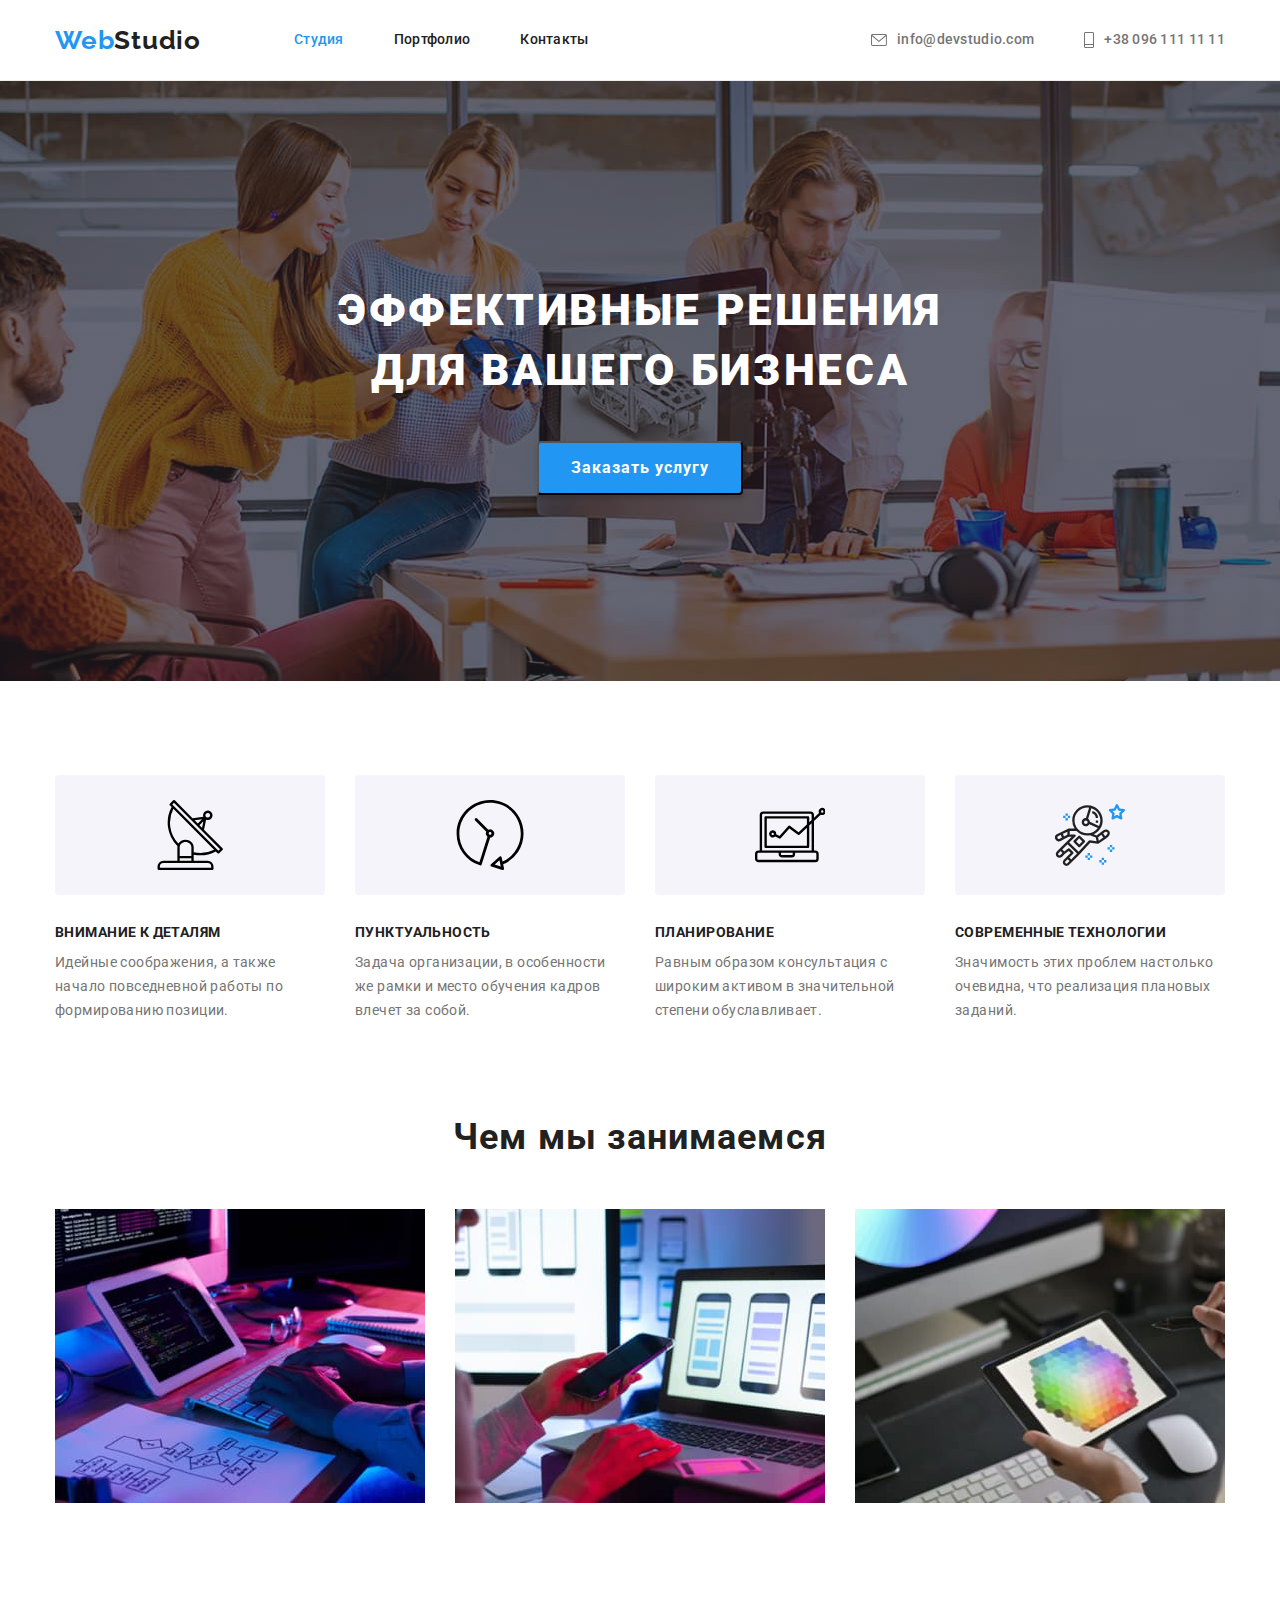
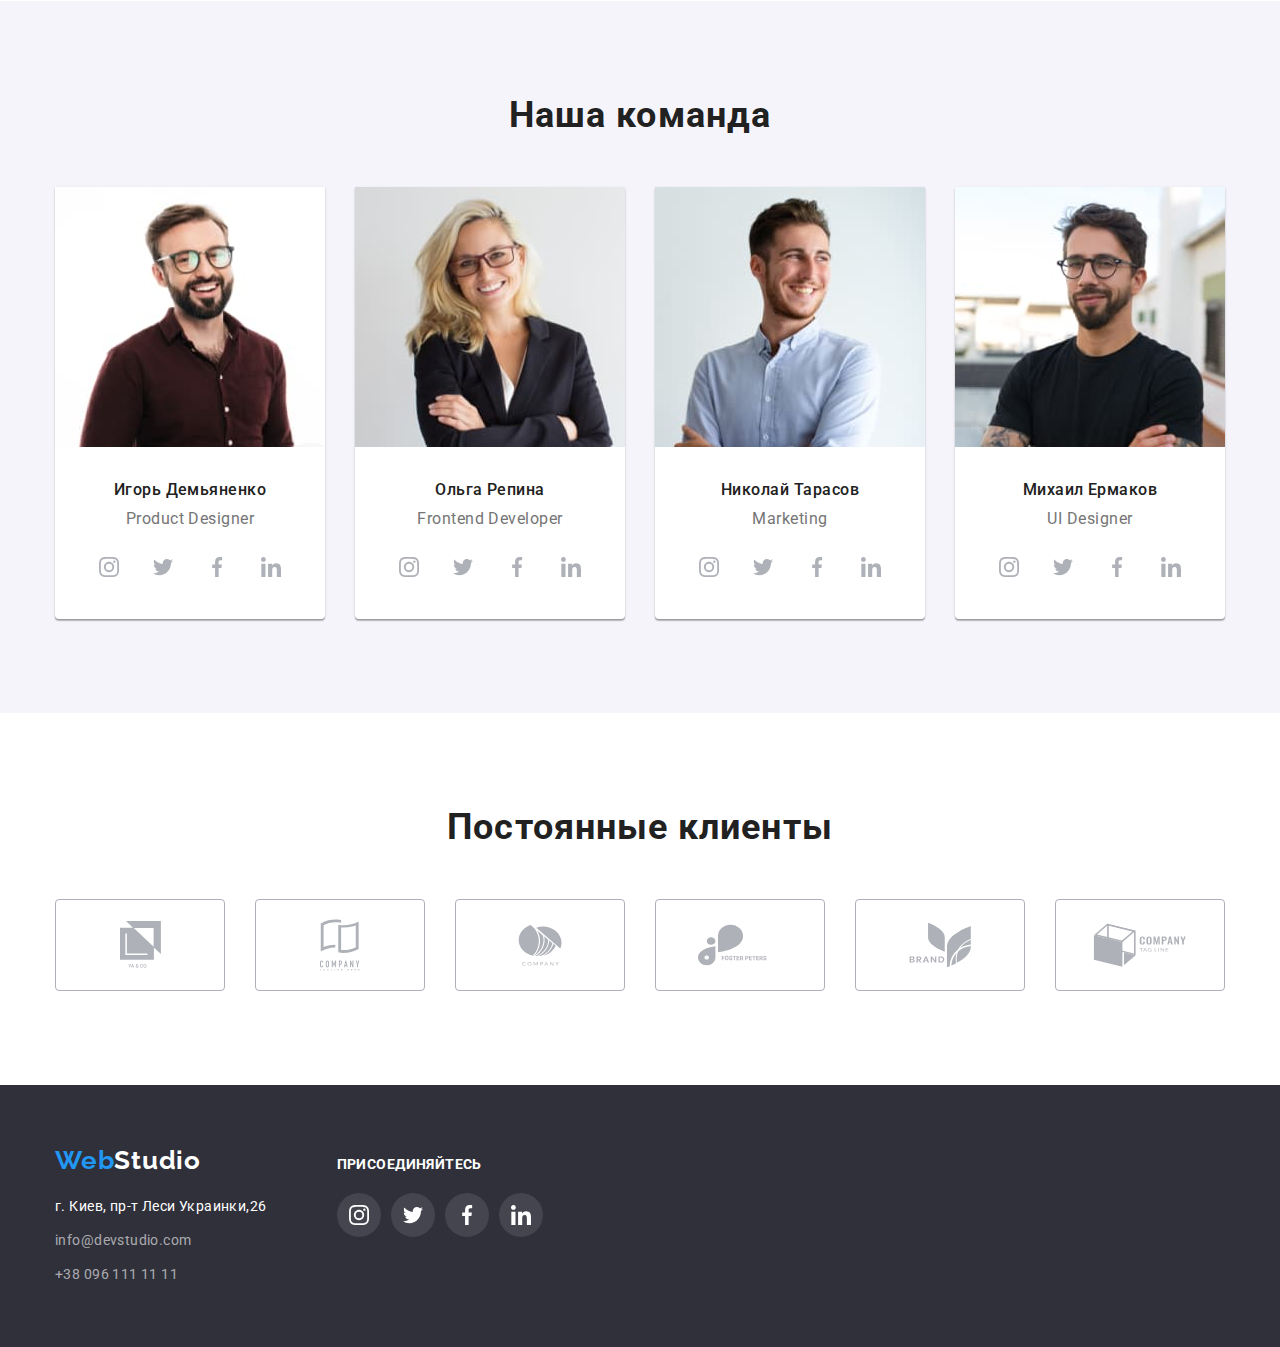
<file: index.html>
<!DOCTYPE html>
<html lang="ru">
<head>
   <meta charset="UTF-8">
   <meta http-equiv="X-UA-Compatible" content="IE=edge">
   <meta name="viewport" content="width=device-width, initial-scale=1.0">
   <title>Homework</title>

<link href="https://fonts.googleapis.com/css2?family=Raleway:wght@700&family=Roboto:wght@400;500;700;900&display=swap"
   rel="stylesheet">

   <link rel="stylesheet" href="https://cdnjs.cloudflare.com/ajax/libs/modern-normalize/1.1.0/modern-normalize.min.css">
   
   <link rel="stylesheet" href="./css/styles.css">
</head>
<body>
   <header class="page-header">

      <nav class="container main-nav">

      <a href="./index.html" class="logo" lang="en">Web<span class="logo-accent">Studio</span></a>

      <ul class="site-nav list">
         <li class="item"><a href="" class="link current">Студия</a></li>
         <li class="item"><a href="./portfolio.html" class="link">Портфолио</a></li>
         <li class="item"><a href="" class="link">Контакты</a></li>
      </ul>
      
      <ul class="contacts list">
      
         <li class="item">
         <a href="mailto:info@devstudio.com" class="link"> 
           <svg class="envelope-icon" width="16" height="12">
         <use href="./imagesforhomwork/sprite.svg#icon-envelope"></use>
            </svg>info@devstudio.com</a>
         </li>
          
         <li class="item">
          <a href="tel:+380961111111" class="link">
            <svg class="celephone-icon" width="10" height="16">
         <use href="./imagesforhomwork/sprite.svg#icon-celephone"></use>
           </svg>+38 096 111 11 11</a>
      </li>
      </ul>
      </nav>
      
   </header>
   <main>
      <!--Герой--> 
  <section class="hero">
     <div class="container">
         <h1 class="hero-title">Эффективные решения <br/> для вашего бизнеса</h1>
       <button  type="button" class="button primary">Заказать услугу</button>
      </div>  
  </section>  
   <!-- Наши преимущества -->
<section class="section ">
   <div class="container ">
   <!-- <h2 class="section-title"> Наши преимущества</h2> -->
   <ul class="features-list list">
     <li class="item "> 
        <div class="icon-features">
        <svg class="plane-icon" width="70" height="70">
           <use href="./imagesforhomwork/sprite.svg#icon-plane" ></use>
        </svg>
      </div>
      <h3 class="title">Внимание к деталям</h3>
<p class="text">Идейные соображения, а также начало повседневной работы по формированию позиции.</p>
   </li>
     <li class="item "> 
        <div class="icon-features">
        <svg class="clock-icon" width="70" height="70">
          <use href="./imagesforhomwork/sprite.svg#icon-clock2"></use>
        </svg>
      </div>
    <h3 class="title">Пунктуальность</h3>
<p class="text">Задача организации, в особенности же рамки и место обучения кадров влечет за собой. </p>
   </li>
      <li class="item "> 
          <div class="icon-features">
         <svg class="computer-icon" width="70" height="70">
          <use href="./imagesforhomwork/sprite.svg#icon-computer3"></use>
         </svg>
         </div>
       <h3 class="title">Планирование</h3>
<p class="text">Равным образом консультация с широким активом в значительной степени обуславливает.</p>
   </li>
<li class="item ">
       <div class="icon-features">
        <svg class="astronaut-icon" width="70" height="70">
           <use href="./imagesforhomwork/sprite.svg#icon-astronaut-1"></use>
        </svg>
      </div>
   <h3 class="title">Современные технологии</h3>
<p class="text">Значимость этих проблем настолько очевидна, что реализация плановых заданий.</p>
</li>
   </ul>
   </div>
   </section>
   <!-- Чем мы занимаемся -->
   <section class="section-work">
      <div class="container">
      <h3 class="section-job">Чем мы занимаемся</h3>
      <ul class="job-list list">
         <li class="item"> <img src="./imagesforhomwork/photo1.jpg" alt="Верстка дизайна сайта на компьютере" width="370"/>
         </li>
         <li class="item"> <img src="./imagesforhomwork/photo-2.jpg" alt="Разработка мобильных предложений на компьютере" width="370"/></li>
         <li class="item"> <img src="./imagesforhomwork/photo-3.jpg" alt="Работа с палитрой на планшете" width="370"/></li>
      </ul>
      </div>
   </section>
   <!-- Наша команда -->
   <section class="section-team">
      <div class="container">
      <h2 class="section-comand">Наша команда</h2>
      <ul class="comands-list list">
          <li class="item"> <img src="./imagesforhomwork/img-4.jpg" alt="Игорь Демьяненко Работник 1" width="270"/>

     <div class="occupation">
       <h3 class="title">Игорь Демьяненко</h3>
      <p class="text">Product Designer</p></div>

      <ul class="social-list list">
         <li >
            <a href="#" class="area-icon">
               <svg class="social-link" width="20" height="20">
                <use href="./imagesforhomwork/sprite.svg#icon-instagram-1"></use>
            </svg>
            </a>
      
         </li>
         <li >
            <a href="#" class="area-icon" >
               <svg class="social-link" width="20" height="20" >
                  <use href="./imagesforhomwork/sprite.svg#icon-twitter-1"></use>
               </svg>
               </a>
         
         </li>
         <li >
            <a href="#" class="area-icon">
               <svg class="social-link" width="20" height="20">
                <use href="./imagesforhomwork/sprite.svg#icon-facebook-1"></use>
            </svg>
            </a>
        
         </li>
         <li >
            <a href="#" class="area-icon">
             <svg class="social-link" width="20" height="20">
              <use href="./imagesforhomwork/sprite.svg#icon-linkedin-1"></use>
            </svg>
           </a>
       
         </li>
      </ul>
</li>
<li class="item">
   <img src="./imagesforhomwork/img-7.jpg" alt="Ольга Репина Работник 2" width="270"/>

     <div class="occupation"> 
      <h3 class="title" >Ольга Репина</h3>
      <p class=" text">Frontend Developer</p></div>
     <ul class="social-list list">
         <li >
            <a href="#" class="area-icon">
               <svg class="social-link" width="20" height="20">
                <use href="./imagesforhomwork/sprite.svg#icon-instagram-1"></use>
            </svg>
            </a>
      
         </li>
         <li >
            <a href="#" class="area-icon" >
               <svg class="social-link" width="20" height="20" >
                  <use href="./imagesforhomwork/sprite.svg#icon-twitter-1"></use>
               </svg>
               </a>
         
         </li>
         <li >
            <a href="#" class="area-icon">
               <svg class="social-link" width="20" height="20">
                <use href="./imagesforhomwork/sprite.svg#icon-facebook-1"></use>
            </svg>
            </a>
        
         </li>
         <li >
            <a href="#" class="area-icon">
             <svg class="social-link" width="20" height="20">
              <use href="./imagesforhomwork/sprite.svg#icon-linkedin-1"></use>
            </svg>
           </a>
       
         </li>
      </ul>
</li>
<li class="item">
   <img src="./imagesforhomwork/img-5.jpg" alt="Николай Тарасов Работник 3" width="270"/>

      <div class="occupation">
       <h3 class="title">Николай Тарасов</h3>
      <p class=" text">Marketing</p></div>
     <ul class="social-list list">
         <li >
            <a href="#" class="area-icon">
               <svg class="social-link" width="20" height="20">
                <use href="./imagesforhomwork/sprite.svg#icon-instagram-1"></use>
            </svg>
            </a>
      
         </li>
         <li >
            <a href="#" class="area-icon" >
               <svg class="social-link" width="20" height="20" >
                  <use href="./imagesforhomwork/sprite.svg#icon-twitter-1"></use>
               </svg>
               </a>
         
         </li>
         <li >
            <a href="#" class="area-icon">
               <svg class="social-link" width="20" height="20">
                <use href="./imagesforhomwork/sprite.svg#icon-facebook-1"></use>
            </svg>
            </a>
        
         </li>
         <li >
            <a href="#" class="area-icon">
             <svg class="social-link" width="20" height="20">
              <use href="./imagesforhomwork/sprite.svg#icon-linkedin-1"></use>
            </svg>
           </a>
       
         </li>
      </ul>
</li>
<li class="item">
  <img src="./imagesforhomwork/img-6.jpg" alt="Михаил Ермаков Работник 4" width="270"/>
      <div class="occupation">
       <h3 class="title">Михаил Ермаков</h3>
      <p class=" text">UI Designer</p></div>
    <ul class="social-list list">
         <li >
            <a href="#" class="area-icon">
               <svg class="social-link" width="20" height="20">
                <use href="./imagesforhomwork/sprite.svg#icon-instagram-1"></use>
            </svg>
            </a>
      
         </li>
         <li >
            <a href="#" class="area-icon" >
               <svg class="social-link" width="20" height="20" >
                  <use href="./imagesforhomwork/sprite.svg#icon-twitter-1"></use>
               </svg>
               </a>
         
         </li>
         <li >
            <a href="#" class="area-icon">
               <svg class="social-link" width="20" height="20">
                <use href="./imagesforhomwork/sprite.svg#icon-facebook-1"></use>
            </svg>
            </a>
        
         </li>
         <li >
            <a href="#" class="area-icon">
             <svg class="social-link" width="20" height="20">
              <use href="./imagesforhomwork/sprite.svg#icon-linkedin-1"></use>
            </svg>
           </a>
       
         </li>
      </ul>
</li>
 </ul>
</div>
 </section>
 <!-- Постоянные клиенты -->
 <section class="section">
    <div class="container ">
       <h2 class="section-clients">Постоянные клиенты</h2>

       <ul class="constant-clients list">
      
      <li class="item"><a href="#" class="link">
          <svg class="icon one" width="41" height="47">
             <use href="./imagesforhomwork/sprite.svg#icon-ya--co"></use>
          </svg>
       </a></li>

      <li class="item"><a href="#" class="link">
           <svg class="icon two" width="40" height="52">
             <use href="./imagesforhomwork/sprite.svg#icon-company-tag-line-here"></use>
            </svg>
            </a></li>

       <li class="item"><a href="#" class="link">
          <svg class="icon three" width="44" height="42">
             <use href="./imagesforhomwork/sprite.svg#icon-company"></use>
          </svg>
       </a></li>

       <li class="item"><a href="#" class="link">
          <svg class="icon four" width="85" height="42">
             <use href="./imagesforhomwork/sprite.svg#icon-foster-peters"></use>
          </svg>
       </a></li>

       <li class="item"><a href="#" class="link">
          <svg class="icon five" width="63" height="46">
             <use href="./imagesforhomwork/sprite.svg#icon-brand"></use>
          </svg>
       </a></li>

       <li class="item"><a href="#" class="link">
          <svg class="icon six" width="94" height="44">
             <use href="./imagesforhomwork/sprite.svg#icon-company-tag-line"></use>
          </svg>
       </a></li>
      </ul>
    </div>
 </section>
</main> 
<!-- адресс -->
<footer class="footer ">
   <!-- адресс -->
   <div class="container ">

<div class="navigation">

<div class="footer-main">
  <a href="./index.html" lang="en" class=" logo">Web<span class=" footer-studio ">Studio</span></a>
   <p class="text">г. Киев, пр-т Леси Украинки,26 </p>


   <address class="address ">
      <ul class="list">
         <li class="item"><a href="mailto:info@devstudio.com" class="link">info@devstudio.com</a></li>
         <li class="item"><a href="tel:+380961111111" class="link"> +38 096 111 11 11 </a></li>
      </ul>    
</address>
</div>
<div class="footer-secondary">
   <b class="footer-links">присоединяйтесь</b>
   <ul class="footer-list list">
      <li class="item">
         <a href="#" class="footer-icon">
            <svg class="footer-link" width="20" height="20">
               <use href="./imagesforhomwork/sprite.svg#icon-instagram-1"></use>
            </svg>
         </a>

      </li>
      <li class="item">
         <a href="#" class="footer-icon">
            <svg class="footer-link" width="20" height="20">
               <use href="./imagesforhomwork/sprite.svg#icon-twitter-1"></use>
            </svg>
         </a>

      </li>
      <li class="item">
         <a href="#" class="footer-icon">
            <svg class="footer-link" width="20" height="20">
               <use href="./imagesforhomwork/sprite.svg#icon-facebook-1"></use>
            </svg>
         </a>

      </li>
      <li class="item">
         <a href="#" class="footer-icon">
            <svg class="footer-link" width="20" height="20">
               <use href="./imagesforhomwork/sprite.svg#icon-linkedin-1"></use>
            </svg>
         </a>

      </li>
   </ul>

</div>

</div>

   </div>
</footer>
</body>
</html>
</file>
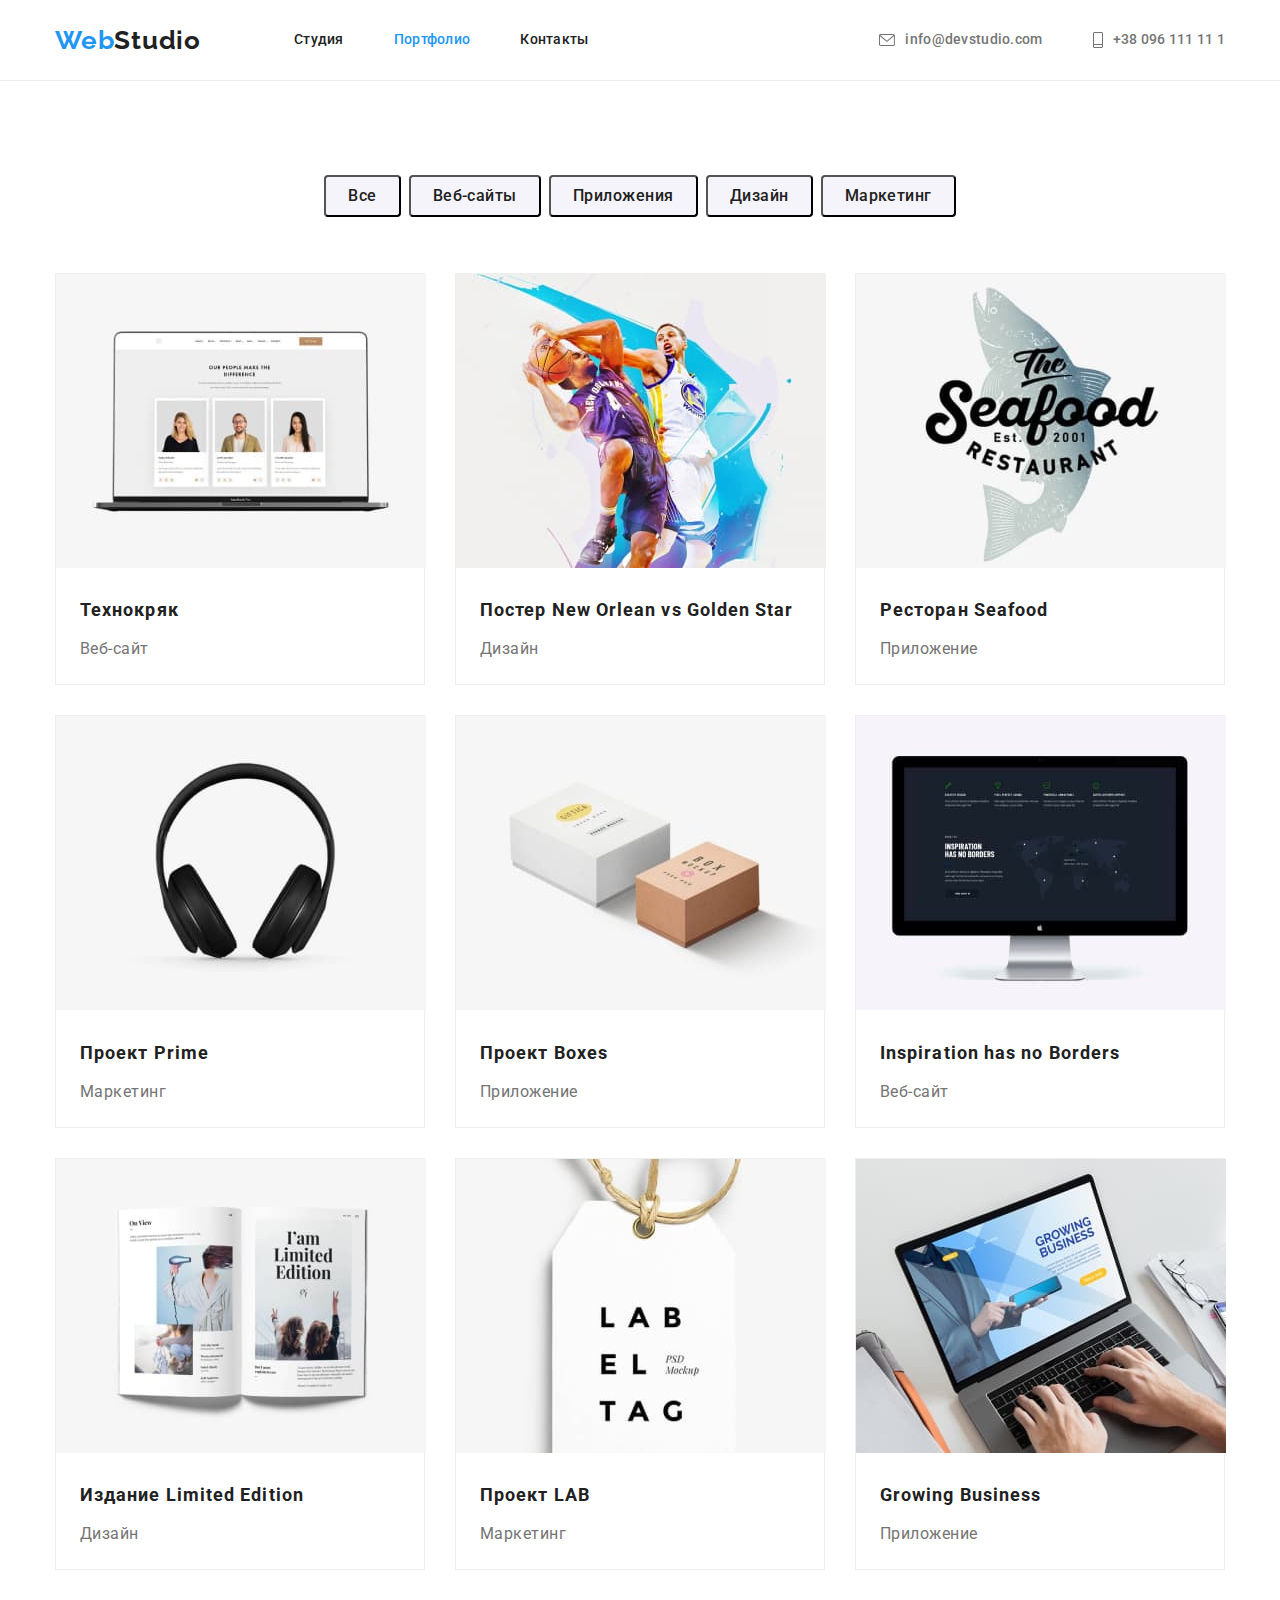
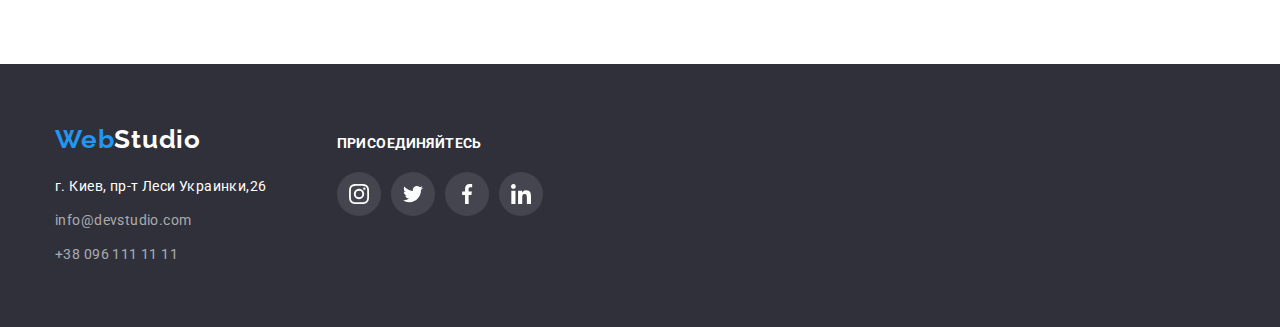
<file: portfolio.html>
<!DOCTYPE html>
<html lang="en">
<head>
   <meta charset="UTF-8">
   <meta http-equiv="X-UA-Compatible" content="IE=edge">
   <meta name="viewport" content="width=device-width, initial-scale=1.0">
   <title>Document</title>

   <link href="https://fonts.googleapis.com/css2?family=Raleway:wght@700&family=Roboto:wght@400;500;700;900&display=swap"
      rel="stylesheet">

      <link rel="stylesheet" href="https://cdnjs.cloudflare.com/ajax/libs/modern-normalize/1.1.0/modern-normalize.min.css">

<link rel="stylesheet" href="./css/styles.css">
</head>
<body>
<header class="page-header">

   <nav class="container main-nav" >

      <a href="./index.html" class="logo" lang="en">Web<span class="logo-accent">Studio</span></a>

      <ul class="site-nav list">
         <li class="item"><a href="./index.html" class="link">Студия</a></li>
         <li class="item"><a href="" class="link current">Портфолио</a></li>
         <li class="item"><a href="" class="link">Контакты</a></li>
      </ul>
      
      <ul class="contacts list">
         
         <li class="item">
          <a href="mailto:info@devstudio.com" class="link">
          <svg class="envelope-icon" width="16" height="12">
            <use href="./imagesforhomwork/sprite.svg#icon-envelope"></use>
            </svg>info@devstudio.com</a>
         </li>
         
         <li class="item"> 
          <a href="tel:+380961111111" class="link">
          <svg class="celephone-icon" width="10" height="16">
            <use href="./imagesforhomwork/sprite.svg#icon-celephone"></use>
         </svg>+38 096 111 11 1</a>
          </li>
      </ul>
      </nav>
</header>
<main>
   <section class="section" >
      <div class="container">
      <!-- <h1 class="portfolio">Портфолио</h1> -->

      <ul class=" portfolio-list list ">
         <li class="item">
    <button type="button" class="button secondary">Все</button>
         </li>
         <li class="item">
    <button type="button" class="button secondary">Веб-сайты</button>
         </li>
         <li class="item">
   <button type="button" class="button secondary">Приложения</button>
         </li>
         <li class="item">
   <button type="button" class="button secondary">Дизайн</button>
         </li>
         <li class="item">
   <button type="button" class="button secondary">Маркетинг</button>
         </li>
      </ul>

      
      <ul class="portfolio-proects list">
         <li class="item"> 
            <img src="./imagesforhomwork/portfolio-1.jpg" alt="Веб-сайт технокряк" width="370">

            <div class="description">
               <h2  class="title">Технокряк</h2>
              <p class="text">Веб-сайт</p></div>
         </li>
         <li class="item"> 
            <img src="./imagesforhomwork/portfolio-2.jpg" alt="Постер двоих баскетболистов с New Orlean vs Golden Star" width="370">

            <div class="description">
               <h2 class="title">Постер New Orlean vs Golden Star</h2>
            <p class="text">Дизайн</p></div>
         </li>
         <li class="item"> 
            <img src="./imagesforhomwork/portfolio-3.jpg" alt="Логотип ресторана Seafood с рыбой в центре и надписью посередине" width="370">

            <div class="description">
               <h2 class="title">Ресторан Seafood</h2>
            <p class="text">Приложение</p></div>
         </li>
         <li class="item"> 
            <img src="./imagesforhomwork/portfolio-4.jpg" alt="Наушники" width="370">

            <div class="description">
               <h2 class="title">Проект Prime</h2>
            <p class="text">Маркетинг</p></div>
         </li>
         <li class="item"> 
            <img src="./imagesforhomwork/portfolio-5.jpg" alt="Постер  двух коробок проекта Boxes" width="370">

            <div class="description">
            <h2 class="title">Проект Boxes</h2>
            <p class="text">Приложение</p></div>
         </li>
         <li class="item"> 
            <img src="./imagesforhomwork/portfolio-6.jpg" alt="Изображение главной страницы сайта Inspiration has no borders" width="370">

            <div class="description">
               <h2 class="title">Inspiration has no Borders</h2>
            <p class="text">Веб-сайт</p></div>
         </li>
         <li class="item"> 
            <img src="./imagesforhomwork/portfolio-7.jpg" alt="Фото журнала издания Limited Edition" width="370">

            <div class="description">
               <h2 class="title">Издание Limited Edition</h2>
            <p class="text">Дизайн</p></div>
         </li>
         <li class="item"> 
            <img src="./imagesforhomwork/portfolio-8.jpg" alt="Фото етикетки проекта Lab" width="370">

            <div class="description">
               <h2 class="title">Проект LAB</h2>
            <p class="text">Маркетинг</p></div>
         </li>
         <li class="item"> 
            <img src="./imagesforhomwork/portfolio-9.jpg" alt="Фото главной страницы сайта Growing business" width="370">

            <div class="description">
               <h2 class="title">Growing Business</h2>
            <p class="text">Приложение</p></div>
         </li>
      </ul>
      </div>
   </section>

</main>
<footer class="footer">
   <div class="container">

<div class="navigation">

<div class="footer-main">
      <a href="./index.html" lang="en" class=" logo">Web<span class=" footer-studio ">Studio</span></a>
      <p class="text">г. Киев, пр-т Леси Украинки,26 </p>


      <address class="address ">
         <ul class="list">
            <li class="item"><a href="mailto:info@devstudio.com" class="link">info@devstudio.com</a></li>
            <li class="item"><a href="tel:+380961111111" class="link"> +38 096 111 11 11 </a></li>
         </ul>
      </address>
</div>
<div class="footer-secondary">
      <b class="footer-links">присоединяйтесь</b>
      <ul class="footer-list list">
         <li class="item">
            <a href="#" class="footer-icon">
               <svg class="footer-link" width="20" height="20">
                  <use href="./imagesforhomwork/sprite.svg#icon-instagram-1"></use>
               </svg>
            </a>

         </li>
         <li class="item">
            <a href="#" class="footer-icon">
               <svg class="footer-link" width="20" height="20">
                  <use href="./imagesforhomwork/sprite.svg#icon-twitter-1"></use>
               </svg>
            </a>

         </li>
         <li class="item">
            <a href="#" class="footer-icon">
               <svg class="footer-link" width="20" height="20">
                  <use href="./imagesforhomwork/sprite.svg#icon-facebook-1"></use>
               </svg>
            </a>

         </li>
         <li class="item">
            <a href="#" class="footer-icon">
               <svg class="footer-link" width="20" height="20">
                  <use href="./imagesforhomwork/sprite.svg#icon-linkedin-1"></use>
               </svg>
            </a>

         </li>
      </ul>

</div>

</div>

   </div>
</footer>
</body>
</html>
</file>
<file: css/styles.css>
/* primary text color #757575 */

/* second-text-color :#212121   */

/* accent-text-color :#2196F3 */

/* accent-text-color-hero :#FFFFFF 

rbga ( 255,255,255,0.6) -color for text adres footer*/

/* back-round color #FFFFFF */
/* back-round color for footer and hero #2F303A  */

/* back-round color for main" portfolio" and section adventeges and "what we do"#E5E5E5*/

/* back-round color for section our team #F5F4FA */

html{
   box-sizing: border-box;
}
*,
*::before
*::after{
   box-sizing: inherit;
}

:root{
   --primary-text-color :#757575;
   --second-text-color: #212121;
   --accent-text-color: #2196F3;
   --accent-text-color-white: #FFFFFF;
   --footer-text-color:#FFFFFF99;
   --back-round-color:#FFFFFF;
   --back-round-color-footer-hero:#2F303A;
   --back-round-color-section:#E5E5E5;
   --back-round-color-team:#F5F4FA;
   --color-icon:#AFB1B8;
   --color-footer-icon-area:rgba(255, 255, 255, 0.1);
   --color-shadow-proects:rgba(0, 0, 0, 0.16);
}
body{background-color:var(--back-round-color) ;
   color:var(--primary-text-color);
   font-family: Roboto,
      Oxygen,
      Ubuntu,
      Cantarell,
      'Open Sans',
      'Helvetica Neue',
      sans-serif;
      font-weight: 400;
      font-style: normal;
}

/* container */
.container{
   
   width: 1200px;
      padding-left: 15px;
      padding-right: 15px;
      margin-left:  auto;
      margin-right: auto;
      /* outline: 2px solid tomato; */
}

/* Header */
.list{
   padding: 0;
   margin: 0;
   list-style: none;
}

/* logo */
.page-header{
    border-bottom-width: 1px;
    border-bottom-style: solid;
    border-bottom-color: #ECECEC;

   /* padding-top: 94px;
      padding-bottom: 94px; */
   
   /* background-color: #cccc; */
}
.logo {
   color: var(--accent-text-color);
   font-family: 'Raleway', sans-serif;
   font-style: normal;
   font-weight: 700;
   font-size: 26px;
   line-height: 1.19;
   letter-spacing: 0.03em;
   text-decoration: none;
}

.logo-accent {
   color: var(--second-text-color);

}
/* main-nav */
.main-nav{
   display: flex;
   align-items: center;

}

/* site-nav */


.site-nav{
   display: flex;
   margin-left: 93px;
  
}
/* .site-nav .item{
   background-color: tomato;
   /* margin-right: 50px; }*/

 /* .site-nav .item:last-child{
    margin-right: 0;
 } */
  .site-nav .item:not(:last-child){
     margin-right: 50px;
  }

.site-nav .link{
   display: block;
   padding-top:32px ;
   padding-bottom :32px; ;
   color: var(--second-text-color);
   font-weight: 500;
   font-size: 14px;
   line-height: 1.14;
   letter-spacing: 0.02em;
   text-decoration: none;
} 
.site-nav .link:hover,
.site-nav .link:focus{
   color: var(--accent-text-color);
}
.site-nav .link.current{
   color: var(--accent-text-color);
}

/* contacts */

.contacts {
   display: flex;
   align-items: center;
   margin-left: auto;
   
}
.contacts .item:not(:last-child){
   margin-right: 50px;
}
.contacts .link{
   display: flex;
   align-items: center;
   padding-top: 32px;
   padding-bottom: 32px;
   color: var(--primary-text-color);
   font-weight: 500;
      font-size: 14px;
      line-height: 1.14;
      letter-spacing: 0.02em;
      text-decoration: none;
}
.contacts .link:hover,.link:focus{
   color: var(--accent-text-color);
}

/* envelope-icon */
.envelope-icon{
  fill: currentColor;
  margin-right: 10px;}

.envelope-icon:hover{
   fill: currentColor;}

/* celephone-icon */
.celephone-icon{
   fill: currentColor;
   margin-right: 10px;
}
.celephone-icon:hover{
   fill: currentColor;
}

/*  hero*/
.hero{
   height: 600px;
   max-width: 1600px;
   margin-left: auto;
   margin-right: auto;
   background-image: linear-gradient(to right, rgba(47, 48, 58, 0.4),rgba(47, 48, 58, 0.4)), url('../imagesforhomwork/herobaner.jpg');
   background-size: cover;
   background-repeat: no-repeat;
   background-position: center;
   background-color: var(--back-round-color-footer-hero);
   padding-top: 200px;
   padding-bottom: 200px;
   text-align: center;
}
.hero-title{
   margin-top: 0;
   margin-bottom: 40px;
   color: var(--accent-text-color-white);
   font-weight: 900;
   font-size: 44px;
   line-height: 1.36;
   /* or 136% */
   text-align: center;
   letter-spacing: 0.06em;
   text-transform: uppercase;
  
}

/* button */
.button.primary{
      letter-spacing: 0.06em;
      cursor: pointer;
      box-shadow: 0px 4px 4px rgba(0, 0, 0, 0.15);
      border-radius: 4px;
   padding-top: 10px;
   padding-bottom: 10px;
   padding-left: 32px;
   padding-right: 32px;
   background-color: var(--accent-text-color);
   color: var(--accent-text-color-white);
   font-family: inherit;
      font-weight: 700;
      font-size: 16px;
      line-height: 1.87;
      /* identical to box height, or 188% */
      
}
/* list button */
 .portfolio-list{
   margin-bottom: 56px;
    display: flex;
    justify-content: center;
    
 }
 .portfolio-list .item:not(:last-child){
    margin-right: 8px;
 }
 .portfolio-list .item:hover,:focus{
    box-shadow: 0 2px 2px 0 rgba(0, 0, 0, 0.12),0 1px 2px 0 rgba(0, 0, 0, 0.08),
   0 3px 1px 0 rgba(0, 0, 0, 0.1);
 }

 /* button secondary */

.button.secondary{
   
   padding: 6px 22px;
   border-radius: 4px;
   background-color: var(--back-round-color-team);
   color: var(--second-text-color);
   font-family: 'Roboto';
      font-style: normal;
      font-weight: 500;
      font-size: 16px;
      line-height: 1.62;
      /* identical to box height, or 162% */
      text-align: center;
      letter-spacing: 0.03em;
      
}
.button.secondary:hover,
.button.secondary:focus{
   background-color: var(--accent-text-color);
   color: var(--accent-text-color-white);
}


/* section */
.section{
   padding-top :94px; 
   padding-bottom: 94px;
}
/* section-title */
/* .section-title{
   margin-top: 0;
   margin-bottom: 0;
   text-align: center;
      color: var(--second-text-color);
      font-weight: 700;
      font-size: 14px;
      line-height: 1.1;
      letter-spacing: 0.03em;
      text-transform: uppercase; */
/* } */

/* features */
.features-list{
   display: flex;
   justify-content: center;
   }

   /* icon-features */
.icon-features{
   width: 270px;
   height: 120px;
   display: flex;
   justify-content: center;
   align-items: center;
   /* outline: 1px solid red; */
   background-color: var(--back-round-color-team);
   margin-bottom: 30px;
   border-radius: 4px;
}

  /* features-list .item */
.features-list .item{
      width: 270px;
      
   }
.features-list .item:not(:last-child){
   margin-right: 30px;
}
.features-list .title{
   margin-top: 0;
   margin-bottom: 10px;
      color: var(--second-text-color);
      font-weight: 700;
      font-size: 14px;
      line-height: 1.14;
      letter-spacing: 0.03em;
      text-transform: uppercase;
}
.features-list .text{
   margin-top: 0;
   margin-bottom: 0;
   color: var(--primary-text-color);
      font-weight: 400;
      font-size: 14px;
      line-height: 1.71;
      /* or 171% */
      letter-spacing: 0.03em;
}
/* what we do */
.section-work{
   padding-top: 0;
   padding-bottom: 94px;
}
.section-job{
   margin-top: 0;
   margin-bottom: 50px;
      color: var(--second-text-color);
      font-weight: 700;
      font-size: 36px;
      line-height: 1.16;
      text-align: center;
      letter-spacing: 0.03em;
}
/* job-list */
.job-list{
   display: flex;
  justify-content: center;
}

.job-list .item:not(:last-child){
   margin-right: 30px;
}

/* comands */
.section-team{
   padding-top: 94px;
   padding-bottom: 94px;
   background-color: var(--back-round-color-team);
}
.section-comand{
   margin-top: 0;
   margin-bottom: 50px;
    color: var(--second-text-color);
      font-weight: 700;
      font-size: 36px;
      line-height: 1.16;
      text-align: center;
      letter-spacing: 0.03em;
}
.comands-list{
   display: flex;
   justify-content: center;
   text-align: center;
   
}
.comands-list .item{
   background-color: var(--back-round-color);
      box-shadow: 0px 1px 3px rgba(0, 0, 0, 0.12), 0px 1px 1px rgba(0, 0, 0, 0.14), 0px 2px 1px rgba(0, 0, 0, 0.2);
      border-radius: 0px 0px 4px 4px;
}
.comands-list .item:not(:last-child){
   margin-right: 30px;
}
.occupation{
   padding-top: 30px ;
   padding-right: 30px;
   padding-left: 30px;
   padding-bottom: 0;
  
}
.comands-list .title{
    margin-top: 0;
       margin-bottom: 10px; 
      color: var(--second-text-color);
      font-weight: 500;
      font-size: 16px;
      line-height: 1.18;
      /* identical to box height */
      letter-spacing: 0.03em;
}
.comands-list .text{
    margin-top: 0;
   margin-bottom: 0; 
   color: var(--primary-text-color);
   font-weight: 400;
   font-size: 16px;
   line-height: 1.18;
   /* identical to box height */
   letter-spacing: 0.03em;
}


/* icon-command */
.social-list{
  display: flex;
  list-style: none;
  padding-left: 32px;
  padding-right: 32px;
  padding-bottom: 30px;
  margin-top: 16px;
  justify-content: space-between;
  
   }
 .area-icon{
      display: flex;
      justify-content: center;
      align-items: center;
      width: 44px;
      height: 44px;
      border-radius: 50% 50%;
      color: var(--color-icon);
      }
      
   .social-link{
   fill: currentColor;
   }
 
.area-icon:hover,
.area-icon:focus{
   color: var(--accent-text-color-white);
   background-color:  var(--accent-text-color);
}



/* section constant-clients */
.section-clients{
   margin-top: 0;
      margin-bottom: 50px;
      color: var(--second-text-color);
      font-weight: 700;
      font-size: 36px;
      line-height: 1.16;
      text-align: center;
      letter-spacing: 0.03em;
}
.constant-clients {
   display: flex;
   list-style: none;
   justify-content: center;
   width: 1170px;
}

/* constant-clients-item */
  .constant-clients .item{
     margin-right: 30px;
  }
  .constant-clients >.item:nth-child(6){
     margin-right:0;
   
}

/* constant clients link and icon */
.constant-clients .link{
      display: flex;
      justify-content: center;
      align-items: center;
      width: 170px;
      height: 92px;
      border: 1px solid var(--color-icon);
      border-radius: 4px;
      color: var(--color-icon);
} 

.constant-clients .icon:nth-child(-n + 6){
   fill: currentColor;
   }

.constant-clients .link:hover,
.constant-clients .link:focus{
   color: var(--accent-text-color);
   border-color: var(--accent-text-color);
}




/* footer */
.footer{
   padding-top: 60px;
   padding-bottom:60px ;
  background-color: var(--back-round-color-footer-hero);
}
.footer .text{
   margin-top: 20px;
   margin-bottom: 10px;
      color: var(--accent-text-color-white);
      font-weight: 400;
      font-size: 14px;
      line-height: 1.71;
      /* or 171% */
      letter-spacing: 0.03em;
      
}

/* footer logo */

 .logo {
   margin-top: 0;
   margin-bottom: 0;
   font-family: 'Raleway', sans-serif;
   font-style: normal;
   font-weight: 700;
   font-size: 26px;
   line-height: 1.19;
   letter-spacing: 0.03em;
   color: var(--accent-text-color);
}

.footer-studio {
   margin-top: 0;
   margin-bottom: 0;
   color: var(--accent-text-color-white);
}
 
.address .item:not(:last-child){
   margin-bottom: 10px;
}

.address .link{
      color: var(--footer-text-color);
      font-style: normal;
      font-weight: 400;
      font-size: 14px;
      line-height: 1.71;
      /* or 171% */
      letter-spacing: 0.03em;
      text-decoration: none;
}
.address .link:hover,.link:focus{
   color: var(--accent-text-color);
}

/* navigation */
.navigation{
   display: flex;
   align-items: baseline;
}

/* footer-main */
.footer-main{
   margin-right: 70px;
}

/* footer-links,footer-secondary */
 

.footer-links{
   font-family: Roboto ;
   font-weight: 700 ;
   font-style: normal;
   font-size: 14px ;
   color: var(--accent-text-color-white);
   text-transform: uppercase;
   line-height: 1.14 ;
   letter-spacing: 0.03em;
   margin-top: 0;
}

.footer-list {
   display:flex;
   list-style: none;
   margin-top: 20px;
}

.footer-list .item:not(:last-child){
   margin-right: 10px;
}

/* footer-icons*/
.footer-icon {
   display: flex;
   justify-content: center;
   align-items: center;
   width: 44px;
   height: 44px;
   border-radius: 50% 50%;
   color: var(--accent-text-color-white);
   background-color:var(--color-footer-icon-area) ;
   
}


.footer-link {
   fill: currentColor;
}

.footer-icon:hover,
.footer-icon:focus {
   color: var(--accent-text-color-white);
   background-color: var(--accent-text-color);
}

/* portfolio */
.portfolio{
   text-align: center;
   margin-top: 0;
   margin-bottom: 0;
}
/* portfolio-proects */
.portfolio-proects{
   display: flex;
   flex-wrap: wrap;
   justify-content: center;
}

.portfolio-proects .item:hover,:focus{
   box-shadow: 1px 4px 6px 0 var(--color-shadow-proects), 
   0 4px 4px 0 rgba(0, 0, 0, 0.06), 
   0 1px 1px 0 rgba(0, 0, 0, 0.12);
}

.portfolio-proects .item{
   width: 370px;
   margin-right: 30px;
   margin-bottom: 30px;
   border: 1px solid #EEEEEE;
}

.portfolio-proects .item:nth-child(3n){
margin-right: 0;
}
.portfolio-proects .item:nth-child(n+7){
   margin-bottom: 0;
}
.description{
   padding: 20px 24px;
}
.portfolio-proects .title{
   margin-top: 0px;
   margin-bottom: 6px;
   color: var(--second-text-color);
   font-family: 'Roboto';
   font-style: normal;
   font-weight: 700;
   font-size: 18px;
   line-height: 2;
   /* identical to box height, or 200% */
   letter-spacing: 0.06em;
}
.portfolio-proects .text{
   margin-top: 0;
   margin-bottom: 0;
   color: var(--primary-text-color);
   font-family: 'Roboto';
   font-style: normal;
   font-weight: 400;
   font-size: 16px;
   line-height: 1.87;
   /* identical to box height, or 188% */
   letter-spacing: 0.03em;
}

/* comit */
</file>
